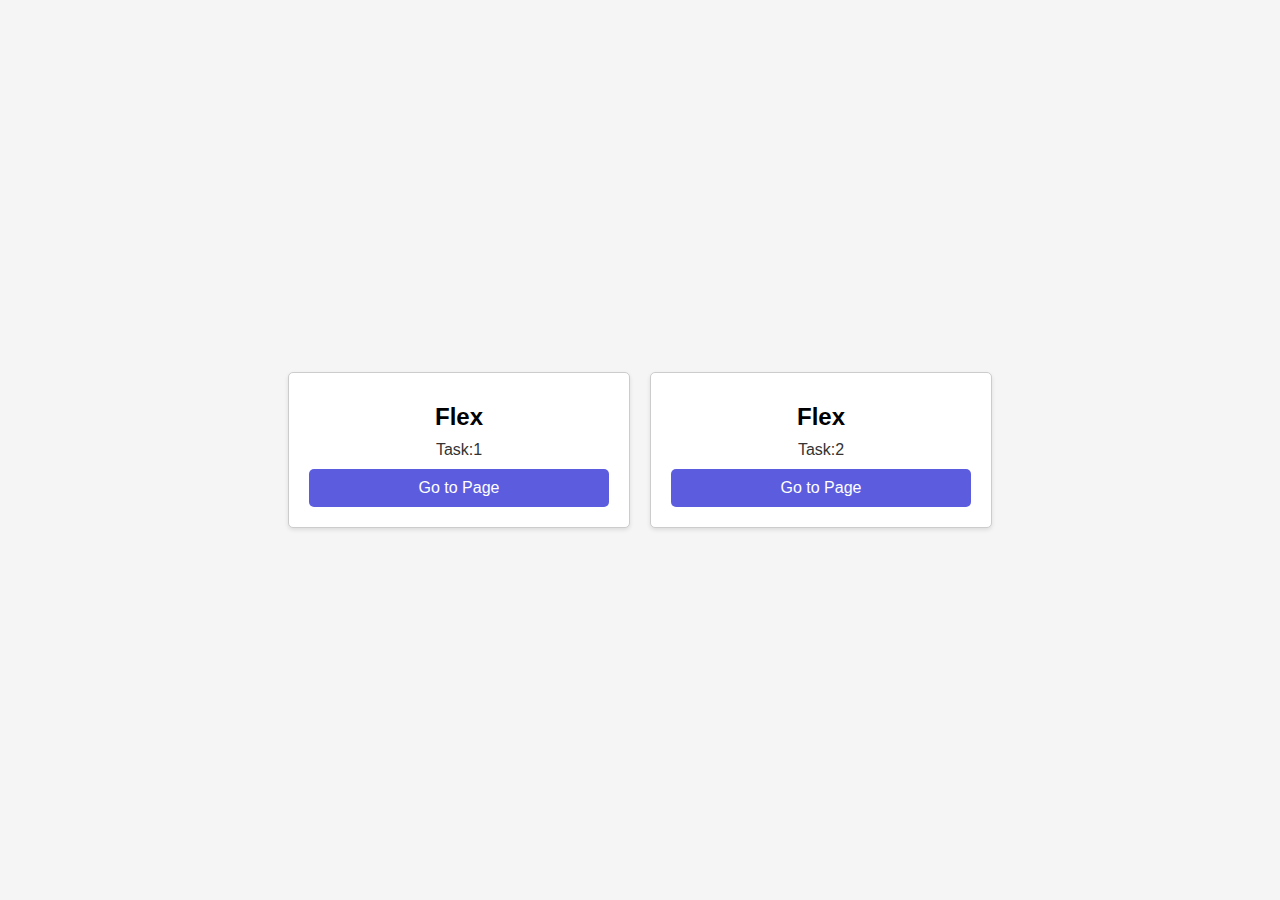
<file: index.html>
<!DOCTYPE html>
<html lang="en">

<head>
    <meta charset="UTF-8">
    <meta name="viewport" content="width=device-width, initial-scale=1.0">
    <link rel="stylesheet" href="./main.css">
    <title>Days and Tasks</title>
</head>

<body>
    <div class="card">
        <h1>Flex</h1>
        <p>Task:1</p>
        <a href="./day3/flex/index.html" target="_blank">Go to Page</a>
    </div>
    <div class="card">
        <h1>Flex</h1>
        <p>Task:2</p>
        <a href="./day3/flex/task2.html" target="_blank">Go to Page</a>
    </div>
   
</body>

</html>
</file>
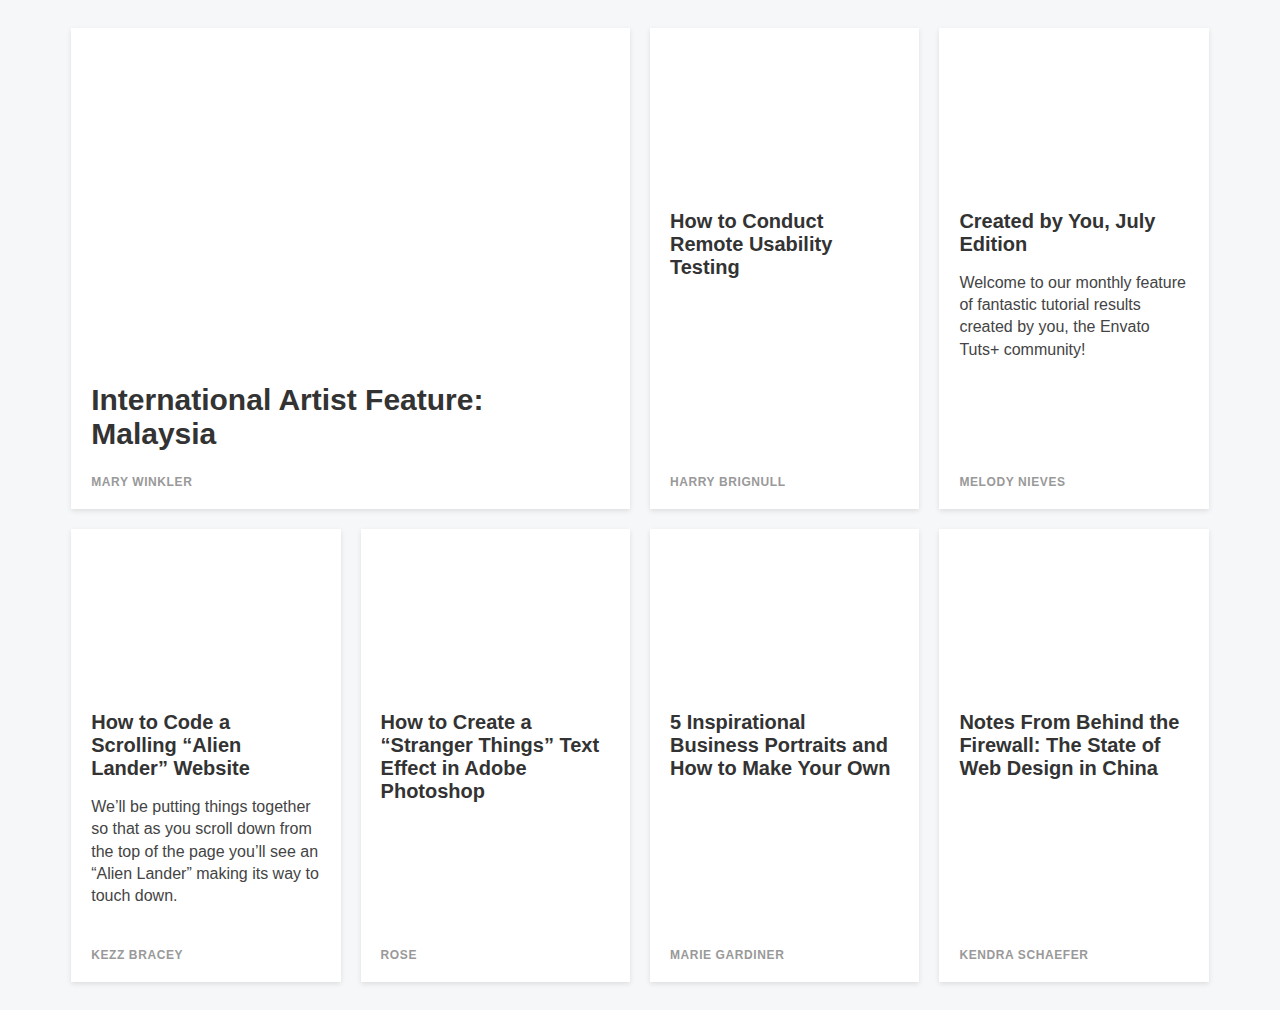
<file: day3/flex/task2.html>
<!DOCTYPE html>
<html lang="en">

<head>
    <meta charset="UTF-8">
    <meta name="viewport" content="width=device-width, initial-scale=1.0">
    <link rel="stylesheet" href="./assets/task2.css">
    <title>Flex Property</title>
</head>

<body>
    <div class="support-grid"></div>

    <div class="band">
        <div class="item-1">
            <a href="https://design.tutsplus.com/articles/international-artist-feature-malaysia--cms-26852"
                class="card">
                <div class="thumb"
                    style="background-image: url(https://s3-us-west-2.amazonaws.com/s.cdpn.io/210284/flex-1.jpg);">
                </div>
                <article>
                    <h1>International Artist Feature: Malaysia</h1>
                    <span>Mary Winkler</span>
                </article>
            </a>
        </div>
        <div class="item-2">
            <a href="https://webdesign.tutsplus.com/articles/how-to-conduct-remote-usability-testing--cms-27045"
                class="card">
                <div class="thumb"
                    style="background-image: url(https://s3-us-west-2.amazonaws.com/s.cdpn.io/210284/users-2.png);">
                </div>
                <article>
                    <h1>How to Conduct Remote Usability Testing</h1>
                    <span>Harry Brignull</span>
                </article>
            </a>
        </div>
        <div class="item-3">
            <a href="https://design.tutsplus.com/articles/envato-tuts-community-challenge-created-by-you-july-edition--cms-26724"
                class="card">
                <div class="thumb"
                    style="background-image: url(https://s3-us-west-2.amazonaws.com/s.cdpn.io/210284/flex-5.jpg);">
                </div>
                <article>
                    <h1>Created by You, July Edition</h1>
                    <p>Welcome to our monthly feature of fantastic tutorial results created by you, the Envato Tuts+
                        community! </p>
                    <span>Melody Nieves</span>
                </article>
            </a>
        </div>
        <div class="item-4">
            <a href="https://webdesign.tutsplus.com/tutorials/how-to-code-a-scrolling-alien-lander-website--cms-26826"
                class="card">
                <div class="thumb"
                    style="background-image: url(https://s3-us-west-2.amazonaws.com/s.cdpn.io/210284/landing.png);">
                </div>
                <article>
                    <h1>How to Code a Scrolling “Alien Lander” Website</h1>
                    <p>We’ll be putting things together so that as you scroll down from the top of the page you’ll see
                        an
                        “Alien Lander” making its way to touch down.</p>
                    <span>Kezz Bracey</span>
                </article>
            </a>
        </div>
        <div class="item-5">
            <a href="https://design.tutsplus.com/tutorials/stranger-things-inspired-text-effect--cms-27139"
                class="card">
                <div class="thumb"
                    style="background-image: url(https://s3-us-west-2.amazonaws.com/s.cdpn.io/210284/strange.jpg);">
                </div>
                <article>
                    <h1>How to Create a “Stranger Things” Text Effect in Adobe Photoshop</h1>
                    <span>Rose</span>
                </article>
            </a>
        </div>
        <div class="item-6">
            <a href="https://photography.tutsplus.com/articles/5-inspirational-business-portraits-and-how-to-make-your-own--cms-27338"
                class="card">
                <div class="thumb"
                    style="background-image: url(https://s3-us-west-2.amazonaws.com/s.cdpn.io/210284/flor.jpg);"></div>
                <article>
                    <h1>5 Inspirational Business Portraits and How to Make Your Own</h1>

                    <span>Marie Gardiner</span>
                </article>
            </a>
        </div>
        <div class="item-7">
            <a href="https://webdesign.tutsplus.com/articles/notes-from-behind-the-firewall-the-state-of-web-design-in-china--cms-22281"
                class="card">
                <div class="thumb"
                    style="background-image: url(https://s3-us-west-2.amazonaws.com/s.cdpn.io/210284/china.png);"></div>
                <article>
                    <h1>Notes From Behind the Firewall: The State of Web Design in China</h1>
                    <span>Kendra Schaefer</span>
                </article>
            </a>
        </div>
    </div>
    </main>

</body>

</html>
</file>
<file: main.css>
body {
    font-family: Arial, sans-serif;
    background-color: #f5f5f5;
    display: flex;
    justify-content: center;
    align-items: center;
    height: 100vh;
    margin: 0;
}

.card {
    background-color: #fff;
    border: 1px solid #ccc;
    border-radius: 5px;
    padding: 20px;
    box-shadow: 0 2px 4px rgba(0, 0, 0, 0.1);
    margin: 10px;
    width: 300px;
    text-align: center;
}

.card h1 {
    font-size: 24px;
    margin: 10px 0;
}

.card p {
    font-size: 16px;
    color: #333;
    margin: 10px 0;
}

.card a {
    display: block;
    padding: 10px;
    background-color: #5c5cdf;
    color: #fff;
    text-decoration: none;
    border-radius: 5px;
    transition: background-color 0.3s;
}

.card a:hover {
    background-color: #4444bb;
}
</file>
<file: day3/flex/assets/task2.css>
html {
        background: #f5f7f8;
        font-family: 'Roboto', sans-serif;
        -webkit-font-smoothing: antialiased;
        padding: 20px 0;
    }

    .band {
        width: 90%;
        max-width: 1240px;
        margin: 0 auto;

        display: grid;

        grid-template-columns: 1fr;
        grid-template-rows: auto;
        grid-gap: 20px;

    }

    @media only screen and (min-width: 500px) {
        .band {
            grid-template-columns: 1fr 1fr;
        }

        .item-1 {
            grid-column: 1/ span 2;
        }

        .item-1 h1 {
            font-size: 30px;
        }
    }

    @media only screen and (min-width: 850px) {
        .band {
            grid-template-columns: 1fr 1fr 1fr 1fr;
        }
    }

    /* card */

    .card {
        min-height: 100%;
        background: white;
        box-shadow: 0 2px 5px rgba(0, 0, 0, 0.1);
        display: flex;
        flex-direction: column;
        text-decoration: none;
        color: #444;
        position: relative;
        top: 0;
        transition: all .1s ease-in;
    }

    .card:hover {
        top: -2px;
        box-shadow: 0 4px 5px rgba(0, 0, 0, 0.2);
    }

    .card article {
        padding: 20px;
        display: flex;

        flex: 1;
        justify-content: space-between;
        flex-direction: column;

    }

    .card .thumb {
        padding-bottom: 60%;
        background-size: cover;
        background-position: center center;
    }

    .card p {
        flex: 1;
        /* make p grow to fill available space*/
        line-height: 1.4;
    }

    /* typography */
    h1 {
        font-size: 20px;
        margin: 0;
        color: #333;
    }

    .card span {
        font-size: 12px;
        font-weight: bold;
        color: #999;
        text-transform: uppercase;
        letter-spacing: .05em;
        margin: 2em 0 0 0;
    }
</file>
